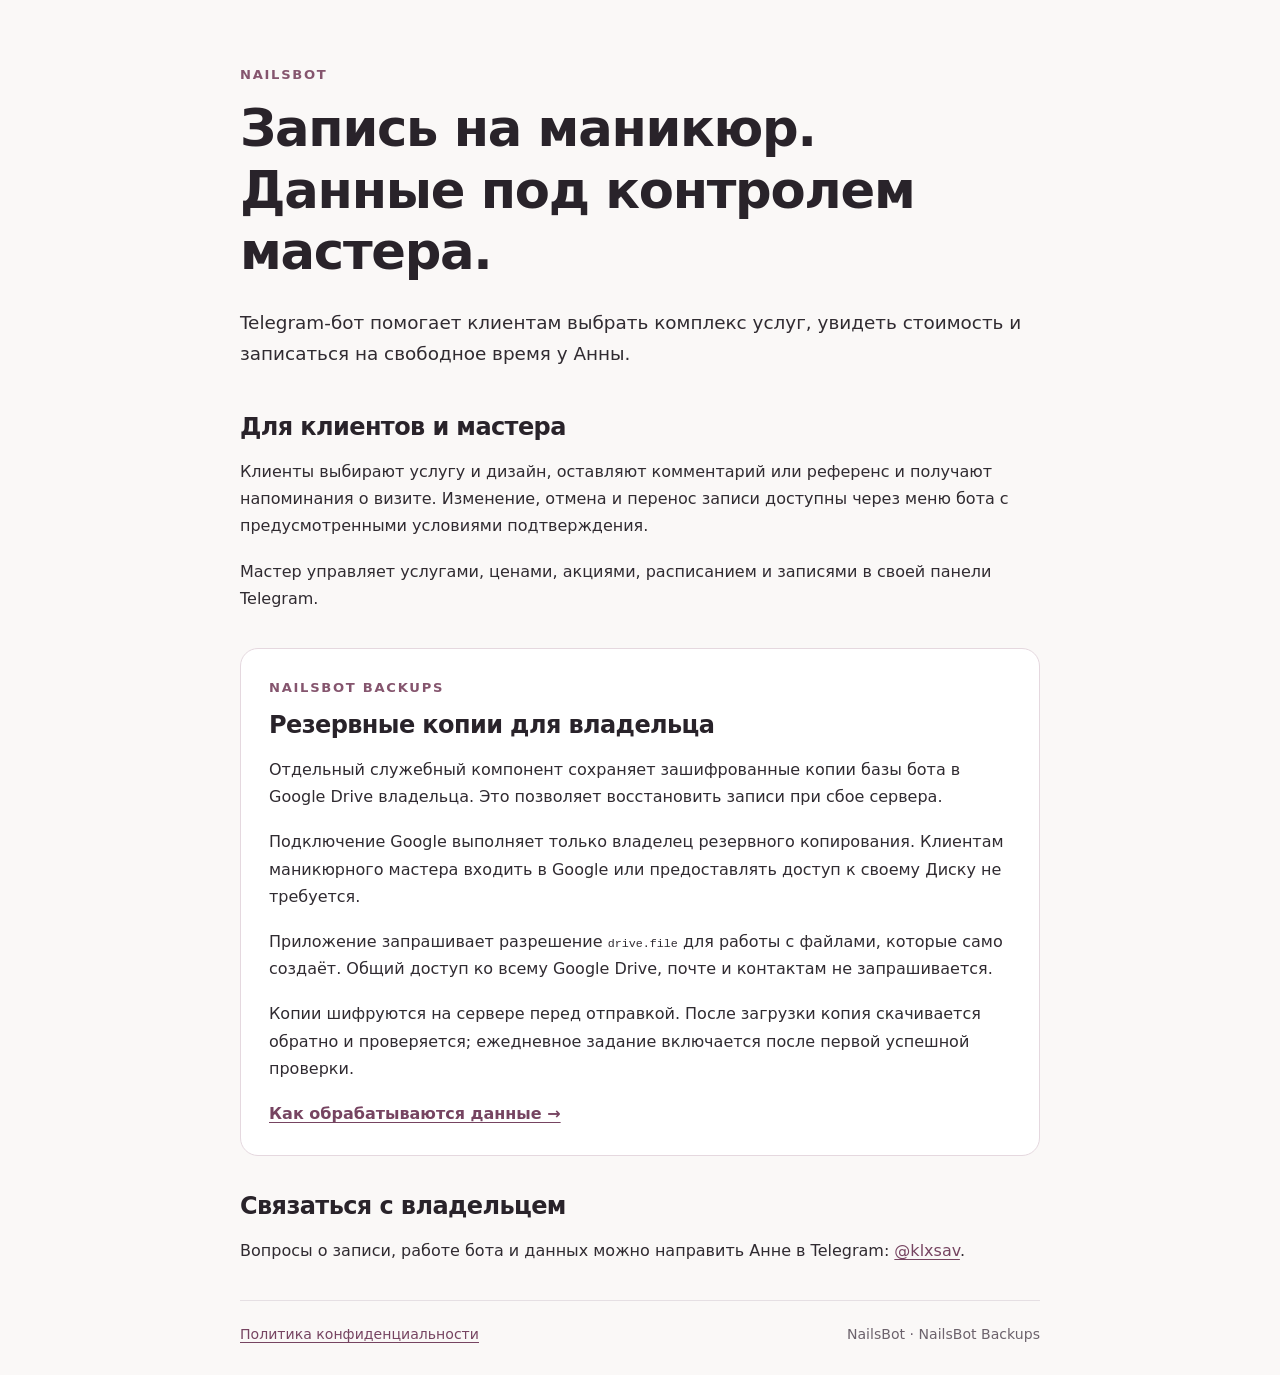
<file: index.html>
<!doctype html>
<html lang="ru">
<head>
  <meta charset="utf-8">
  <meta name="viewport" content="width=device-width, initial-scale=1">
  <meta name="description" content="NailsBot — запись на маникюр. NailsBot Backups — резервное копирование базы владельца в Google Drive.">
  <title>NailsBot — запись на маникюр и резервные копии</title>
  <link rel="stylesheet" href="styles.css">
</head>
<body>
  <main class="page">
    <header>
      <p class="eyebrow">NailsBot</p>
      <h1>Запись на маникюр.<br>Данные под контролем мастера.</h1>
      <p class="lead">Telegram-бот помогает клиентам выбрать комплекс услуг, увидеть стоимость и записаться на свободное время у Анны.</p>
    </header>

    <section aria-labelledby="booking">
      <h2 id="booking">Для клиентов и мастера</h2>
      <p>Клиенты выбирают услугу и дизайн, оставляют комментарий или референс и получают напоминания о визите. Изменение, отмена и перенос записи доступны через меню бота с предусмотренными условиями подтверждения.</p>
      <p>Мастер управляет услугами, ценами, акциями, расписанием и записями в своей панели Telegram.</p>
    </section>

    <section class="card" aria-labelledby="backups">
      <p class="eyebrow">NailsBot Backups</p>
      <h2 id="backups">Резервные копии для владельца</h2>
      <p>Отдельный служебный компонент сохраняет зашифрованные копии базы бота в Google Drive владельца. Это позволяет восстановить записи при сбое сервера.</p>
      <p>Подключение Google выполняет только владелец резервного копирования. Клиентам маникюрного мастера входить в Google или предоставлять доступ к своему Диску не требуется.</p>
      <p>Приложение запрашивает разрешение <code>drive.file</code> для работы с файлами, которые само создаёт. Общий доступ ко всему Google Drive, почте и контактам не запрашивается.</p>
      <p>Копии шифруются на сервере перед отправкой. После загрузки копия скачивается обратно и проверяется; ежедневное задание включается после первой успешной проверки.</p>
      <a class="text-link" href="privacy.html">Как обрабатываются данные →</a>
    </section>

    <section aria-labelledby="contact">
      <h2 id="contact">Связаться с владельцем</h2>
      <p>Вопросы о записи, работе бота и данных можно направить Анне в Telegram: <a href="https://t.me/klxsav">@klxsav</a>.</p>
    </section>

    <footer>
      <a href="privacy.html">Политика конфиденциальности</a>
      <span>NailsBot · NailsBot Backups</span>
    </footer>
  </main>
</body>
</html>
</file>
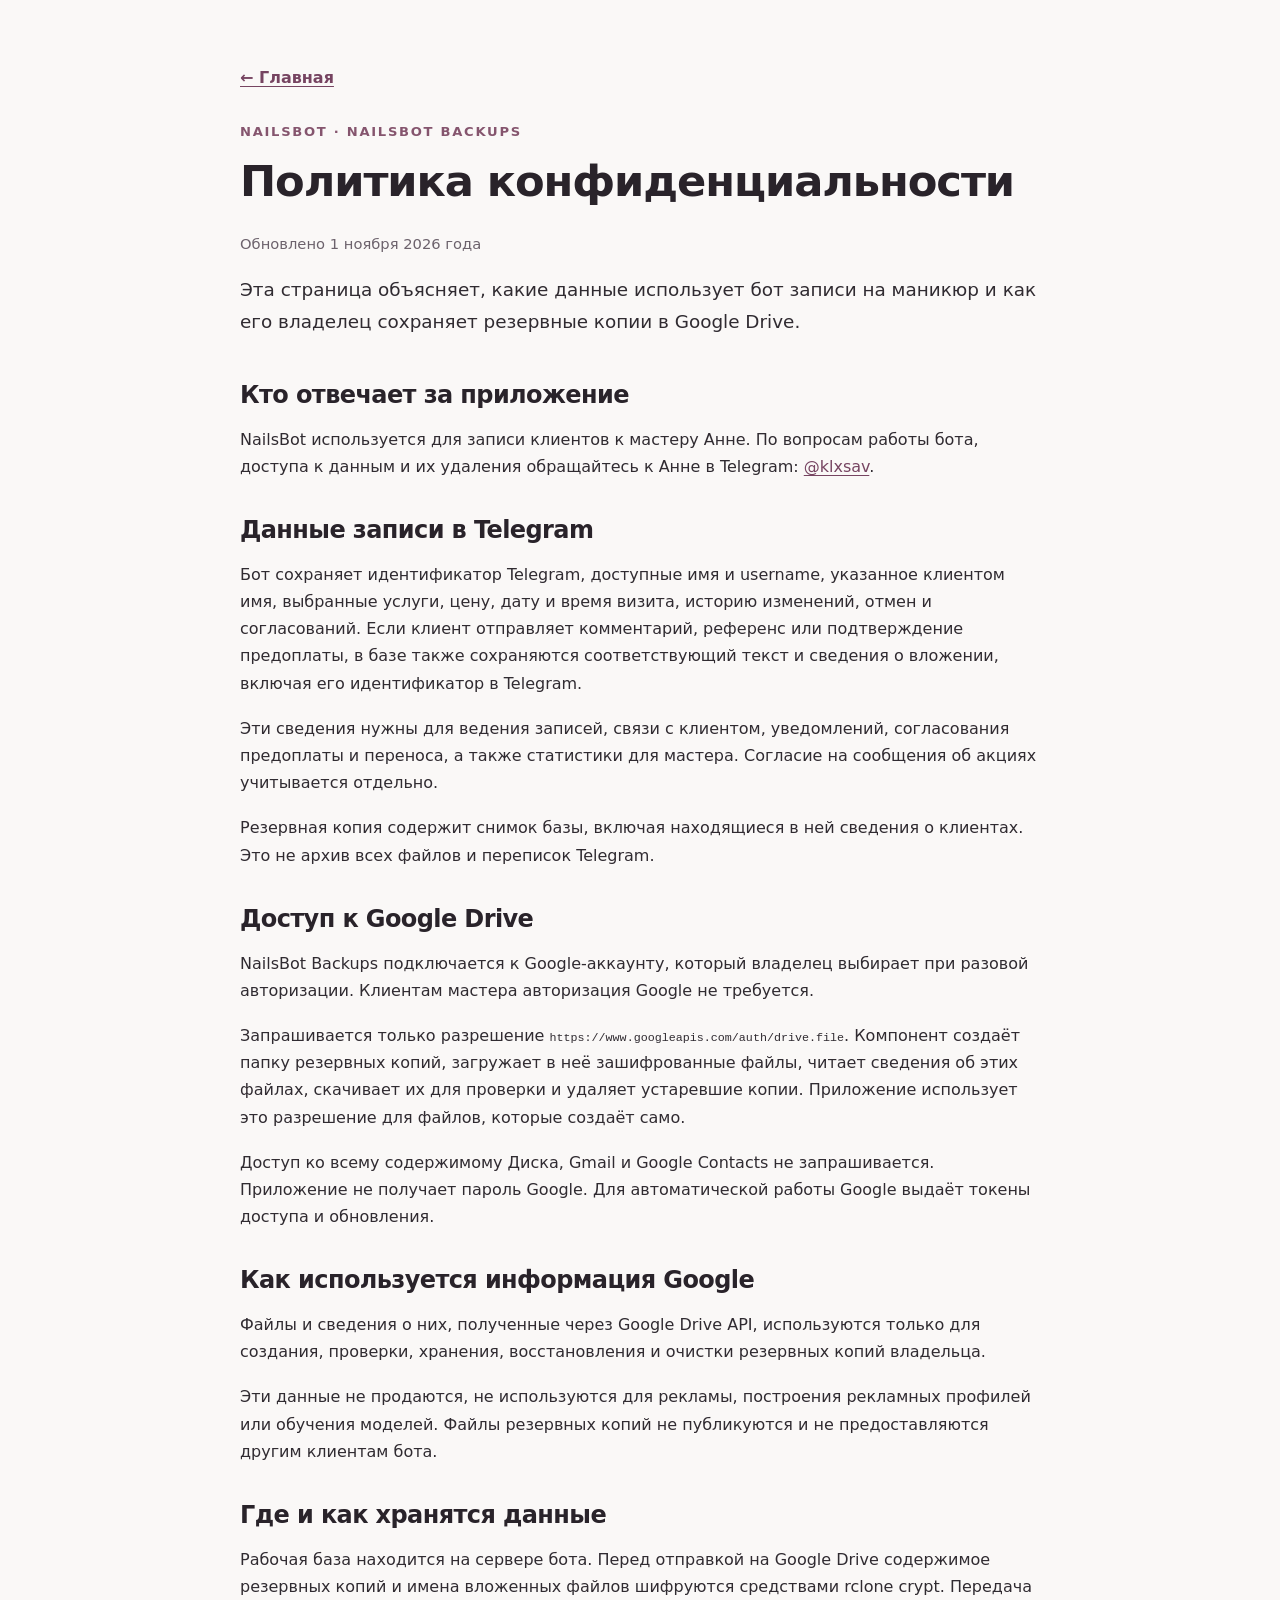
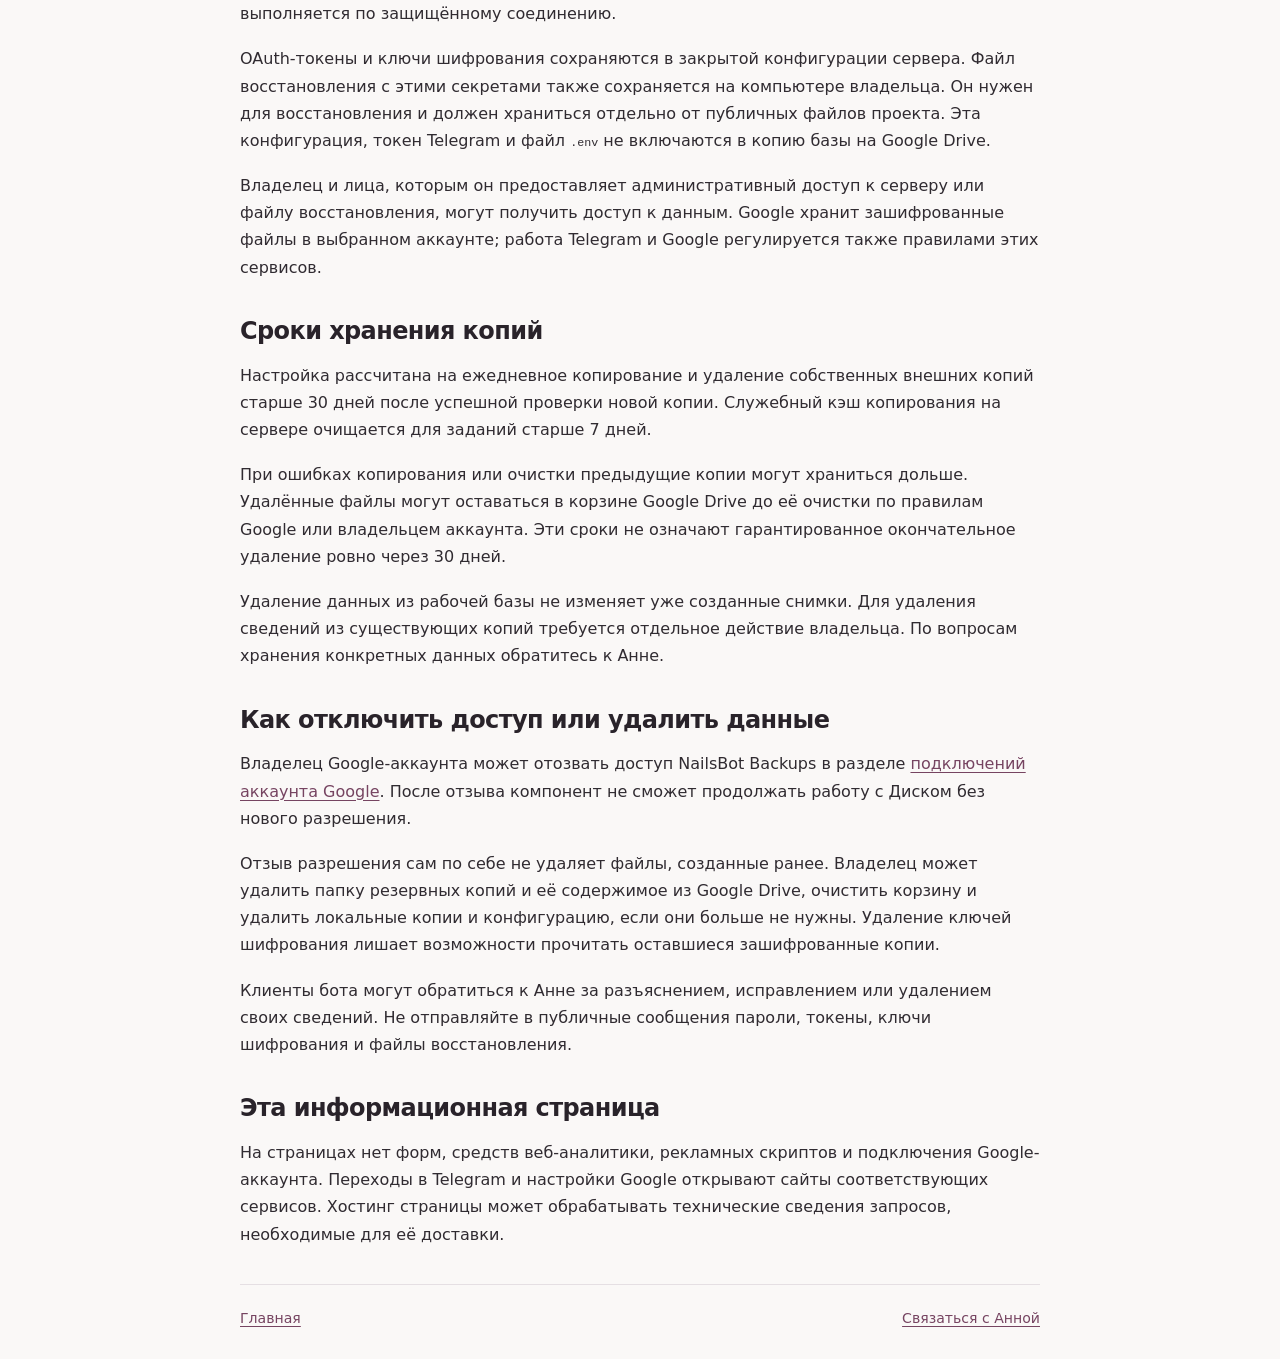
<file: privacy.html>
<!doctype html>
<html lang="ru">
<head>
  <meta charset="utf-8">
  <meta name="viewport" content="width=device-width, initial-scale=1">
  <meta name="description" content="Использование и хранение данных в NailsBot и служебном компоненте NailsBot Backups для Google Drive.">
  <title>Политика конфиденциальности — NailsBot Backups</title>
  <link rel="stylesheet" href="styles.css">
</head>
<body>
  <main class="page policy">
    <header>
      <a class="text-link" href="index.html">← Главная</a>
      <p class="eyebrow">NailsBot · NailsBot Backups</p>
      <h1>Политика конфиденциальности</h1>
      <p class="muted">Обновлено 1 ноября 2026 года</p>
      <p class="lead">Эта страница объясняет, какие данные использует бот записи на маникюр и как его владелец сохраняет резервные копии в Google Drive.</p>
    </header>

    <section aria-labelledby="owner">
      <h2 id="owner">Кто отвечает за приложение</h2>
      <p>NailsBot используется для записи клиентов к мастеру Анне. По вопросам работы бота, доступа к данным и их удаления обращайтесь к Анне в Telegram: <a href="https://t.me/klxsav">@klxsav</a>.</p>
    </section>

    <section aria-labelledby="bot-data">
      <h2 id="bot-data">Данные записи в Telegram</h2>
      <p>Бот сохраняет идентификатор Telegram, доступные имя и username, указанное клиентом имя, выбранные услуги, цену, дату и время визита, историю изменений, отмен и согласований. Если клиент отправляет комментарий, референс или подтверждение предоплаты, в базе также сохраняются соответствующий текст и сведения о вложении, включая его идентификатор в Telegram.</p>
      <p>Эти сведения нужны для ведения записей, связи с клиентом, уведомлений, согласования предоплаты и переноса, а также статистики для мастера. Согласие на сообщения об акциях учитывается отдельно.</p>
      <p>Резервная копия содержит снимок базы, включая находящиеся в ней сведения о клиентах. Это не архив всех файлов и переписок Telegram.</p>
    </section>

    <section aria-labelledby="google-access">
      <h2 id="google-access">Доступ к Google Drive</h2>
      <p>NailsBot Backups подключается к Google-аккаунту, который владелец выбирает при разовой авторизации. Клиентам мастера авторизация Google не требуется.</p>
      <p>Запрашивается только разрешение <code>https://www.googleapis.com/auth/drive.file</code>. Компонент создаёт папку резервных копий, загружает в неё зашифрованные файлы, читает сведения об этих файлах, скачивает их для проверки и удаляет устаревшие копии. Приложение использует это разрешение для файлов, которые создаёт само.</p>
      <p>Доступ ко всему содержимому Диска, Gmail и Google Contacts не запрашивается. Приложение не получает пароль Google. Для автоматической работы Google выдаёт токены доступа и обновления.</p>
    </section>

    <section aria-labelledby="purpose">
      <h2 id="purpose">Как используется информация Google</h2>
      <p>Файлы и сведения о них, полученные через Google Drive API, используются только для создания, проверки, хранения, восстановления и очистки резервных копий владельца.</p>
      <p>Эти данные не продаются, не используются для рекламы, построения рекламных профилей или обучения моделей. Файлы резервных копий не публикуются и не предоставляются другим клиентам бота.</p>
    </section>

    <section aria-labelledby="storage">
      <h2 id="storage">Где и как хранятся данные</h2>
      <p>Рабочая база находится на сервере бота. Перед отправкой на Google Drive содержимое резервных копий и имена вложенных файлов шифруются средствами rclone crypt. Передача выполняется по защищённому соединению.</p>
      <p>OAuth-токены и ключи шифрования сохраняются в закрытой конфигурации сервера. Файл восстановления с этими секретами также сохраняется на компьютере владельца. Он нужен для восстановления и должен храниться отдельно от публичных файлов проекта. Эта конфигурация, токен Telegram и файл <code>.env</code> не включаются в копию базы на Google Drive.</p>
      <p>Владелец и лица, которым он предоставляет административный доступ к серверу или файлу восстановления, могут получить доступ к данным. Google хранит зашифрованные файлы в выбранном аккаунте; работа Telegram и Google регулируется также правилами этих сервисов.</p>
    </section>

    <section aria-labelledby="retention">
      <h2 id="retention">Сроки хранения копий</h2>
      <p>Настройка рассчитана на ежедневное копирование и удаление собственных внешних копий старше 30 дней после успешной проверки новой копии. Служебный кэш копирования на сервере очищается для заданий старше 7 дней.</p>
      <p>При ошибках копирования или очистки предыдущие копии могут храниться дольше. Удалённые файлы могут оставаться в корзине Google Drive до её очистки по правилам Google или владельцем аккаунта. Эти сроки не означают гарантированное окончательное удаление ровно через 30 дней.</p>
      <p>Удаление данных из рабочей базы не изменяет уже созданные снимки. Для удаления сведений из существующих копий требуется отдельное действие владельца. По вопросам хранения конкретных данных обратитесь к Анне.</p>
    </section>

    <section aria-labelledby="revoke">
      <h2 id="revoke">Как отключить доступ или удалить данные</h2>
      <p>Владелец Google-аккаунта может отозвать доступ NailsBot Backups в разделе <a href="https://myaccount.google.com/connections">подключений аккаунта Google</a>. После отзыва компонент не сможет продолжать работу с Диском без нового разрешения.</p>
      <p>Отзыв разрешения сам по себе не удаляет файлы, созданные ранее. Владелец может удалить папку резервных копий и её содержимое из Google Drive, очистить корзину и удалить локальные копии и конфигурацию, если они больше не нужны. Удаление ключей шифрования лишает возможности прочитать оставшиеся зашифрованные копии.</p>
      <p>Клиенты бота могут обратиться к Анне за разъяснением, исправлением или удалением своих сведений. Не отправляйте в публичные сообщения пароли, токены, ключи шифрования и файлы восстановления.</p>
    </section>

    <section aria-labelledby="website">
      <h2 id="website">Эта информационная страница</h2>
      <p>На страницах нет форм, средств веб-аналитики, рекламных скриптов и подключения Google-аккаунта. Переходы в Telegram и настройки Google открывают сайты соответствующих сервисов. Хостинг страницы может обрабатывать технические сведения запросов, необходимые для её доставки.</p>
    </section>

    <footer>
      <a href="index.html">Главная</a>
      <a href="https://t.me/klxsav">Связаться с Анной</a>
    </footer>
  </main>
</body>
</html>
</file>
<file: styles.css>
:root {
  color-scheme: light;
  font-family: system-ui, -apple-system, "Segoe UI", sans-serif;
  color: #302b31;
  background: #faf8f7;
  line-height: 1.7;
  font-synthesis: none;
  text-rendering: optimizeLegibility;
}
* { box-sizing: border-box; }
body { margin: 0; }
.page { width: min(100% - 40px, 800px); margin: 0 auto; padding: 64px 0 28px; }
header { margin-bottom: 44px; }
h1, h2 { line-height: 1.2; letter-spacing: -.025em; color: #29232a; }
h1 { font-size: clamp(2rem, 5.2vw, 3.2rem); margin: 12px 0 24px; }
h2 { font-size: 1.5rem; margin: 0 0 16px; }
p { margin: 0 0 18px; }
p:last-child { margin-bottom: 0; }
.eyebrow { color: #85556e; font-size: .82rem; font-weight: 700; letter-spacing: .13em; text-transform: uppercase; margin-bottom: 12px; }
.lead { font-size: 1.15rem; }
.muted { color: #6c626c; font-size: .92rem; }
section { margin: 0 0 36px; }
.card { border: 1px solid #e5d8df; border-radius: 18px; padding: 28px; background: #fff; }
a { color: #764461; text-underline-offset: .2em; overflow-wrap: anywhere; }
a:hover { color: #4c2540; }
a:focus-visible { outline: 3px solid #85556e; outline-offset: 5px; border-radius: 2px; }
.text-link { display: inline-block; font-weight: 600; }
header > .text-link { margin-bottom: 30px; }
code { font-size: .9em; overflow-wrap: anywhere; }
footer { display: flex; justify-content: space-between; flex-wrap: wrap; gap: 10px 24px; border-top: 1px solid #e5dfe3; padding-top: 22px; color: #6c626c; font-size: .88rem; }
.policy h1 { font-size: clamp(2rem, 5vw, 2.7rem); }
@media (max-width: 520px) {
  .page { width: min(100% - 32px, 800px); padding-top: 36px; }
  .card { padding: 22px; }
  header { margin-bottom: 32px; }
  section { margin-bottom: 30px; }
}
</file>
